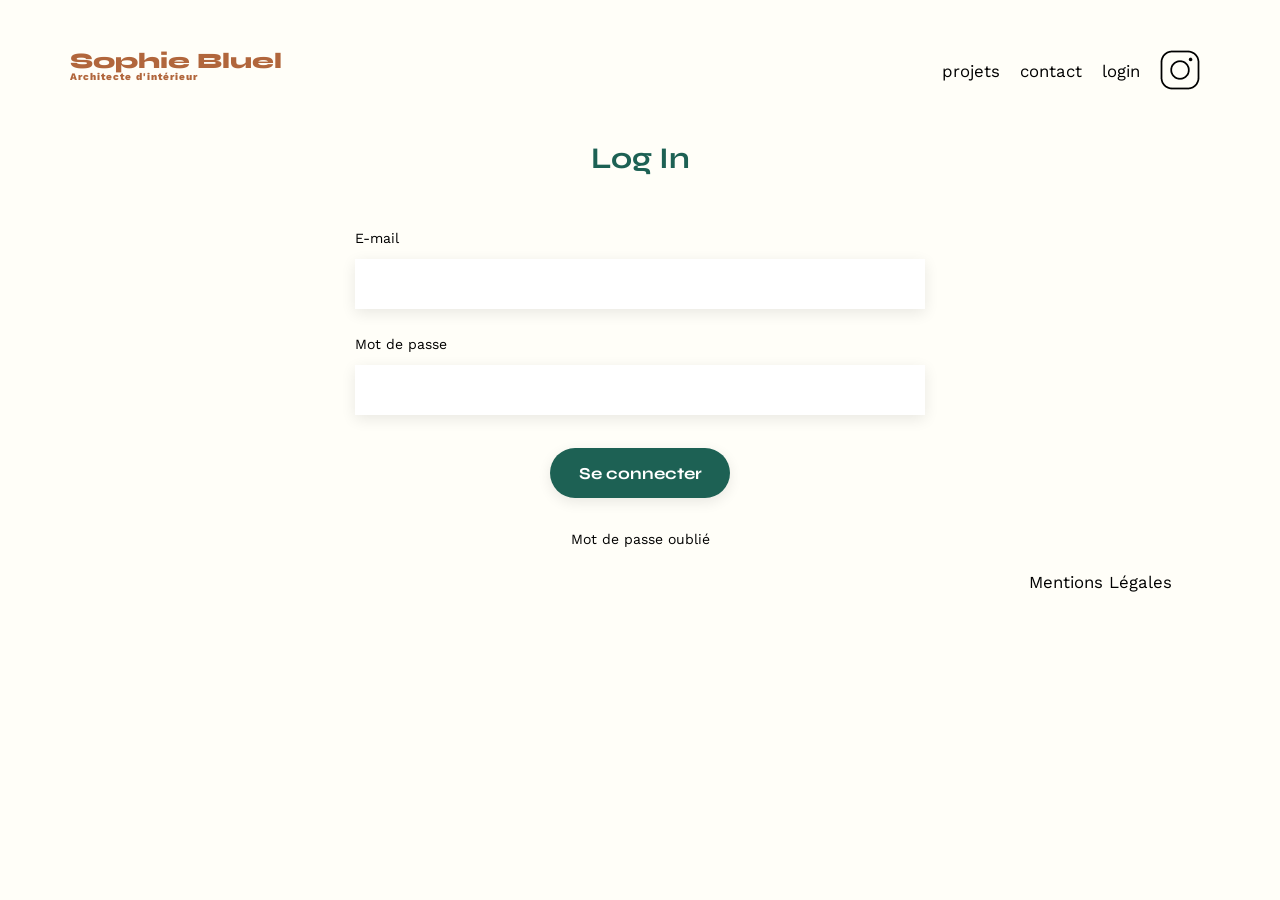
<file: FrontEnd/login.html>
<!DOCTYPE html>
<html lang="fr">
  <head>
    <meta charset="UTF-8" />
    <title>Sophie Bluel - Architecte d'intérieur</title>
    <meta name="viewport" content="width=device-width, initial-scale=1.0" />
    <link rel="preconnect" href="https://fonts.googleapis.com" />
    <link rel="preconnect" href="https://fonts.gstatic.com" crossorigin />
    <link
      href="https://fonts.googleapis.com/css2?family=Syne:wght@700;800&family=Work+Sans&display=swap"
      rel="stylesheet"
    />
    <meta name="description" content="" />
    <link rel="stylesheet" href="./assets/style.css" />
    <script src="js/login.js" defer></script>
  </head>
  <body>
    <header>
      <h1>Sophie Bluel <span>Architecte d'intérieur</span></h1>
      <nav>
        <ul>
          <li><a href="#">projets</a></li>
          <li><a href="#">contact</a></li>
          <li><a href="login.html">login</a></li>
          <li><img src="./assets/icons/instagram.png" alt="Instagram" /></li>
        </ul>
      </nav>
    </header>
    <main>

      <div class="form">
        <h2>Log In</h2>
        <form id="loginform" action="#" method="post">
          <label for="email">E-mail</label>
          <input type="email" name="email" id="email" required />
          <label for="password">Mot de passe</label>
          <input type="password" name="password" id="password" required />
          <input type="submit" value="Se connecter" id="submitButton" />
        </form>
        <p><a href="#">Mot de passe oublié</a></p>
      </div>

    </main>
    <footer>
      <nav>
        <ul>
          <li>Mentions Légales</li>
        </ul>
      </nav>
    </footer>
  </body>
</html>
</file>
<file: FrontEnd/assets/style.css>
/* ============================================================
   STYLES SPÉCIFIQUES - CONTAINER
   ============================================================ */

.container {
    display: flex;
    align-items: center;
	justify-content: center;
}

.container h2 {
    text-align: center;
}

.container p {
    margin-left: 10px;
}

/* ============================================================
   RESET CSS (Meyer Reset v2.0)
   http://meyerweb.com/eric/tools/css/reset/
   v2.0 | 20110126
   License: none (public domain)
   ============================================================ */

* {
	box-sizing: border-box;
}

html, body, div, span, applet, object, iframe,
h1, h2, h3, h4, h5, h6, p, blockquote, pre,
a, abbr, acronym, address, big, cite, code,
del, dfn, em, img, ins, kbd, q, s, samp,
small, strike, strong, sub, sup, tt, var,
b, u, i, center,
dl, dt, dd, ol, ul, li,
fieldset, form, label, legend,
table, caption, tbody, tfoot, thead, tr, th, td,
article, aside, canvas, details, embed,
figure, figcaption, footer, header, hgroup,
menu, nav, output, ruby, section, summary,
time, mark, audio, video {
	margin: 0;
	padding: 0;
	border: 0;
	font-size: 100%;
	font: inherit;
	vertical-align: baseline;
}

a {
	color: black;
	text-decoration: none;
}

a:visited {
	color: black;
}

/* HTML5 display-role reset for older browsers */
article, aside, details, figcaption, figure,
footer, header, hgroup, menu, nav, section {
	display: block;
}

body {
	line-height: 1;
	background-color: #FFFEF8;
}

ol, ul {
	list-style: none;
}

blockquote, q {
	quotes: none;
}

blockquote:before, blockquote:after,
q:before, q:after {
	content: '';
	content: none;
}

table {
	border-collapse: collapse;
	border-spacing: 0;
}

/** end reset css**/

/* ============================================================
   CONFIGURATION GÉNÉRALE DU BODY
   ============================================================ */

body {
	max-width: 1140px;
	margin:auto;
	font-family: 'Work Sans';
	font-size: 14px;
}

/* ============================================================
   HEADER & NAVIGATION
   ============================================================ */

header {
	display: flex;
	justify-content: space-between;
	margin: 50px 0
}

section {
	margin: 50px 0
}

/* ============================================================
   TYPOGRAPHIE - TITRES
   ============================================================ */

h1{
	display: flex;
	flex-direction: column;
	font-family: 'Syne';
	font-size: 22px;
	font-weight: 800;
	color: #B1663C
}

h1 > span {
	font-family: 'Work Sans';
	font-size:10px;
	letter-spacing: 0.1em;
;
}

h2{
	font-family: 'Syne';
	font-weight: 700;
	font-size: 30px;
	color: #1D6154
}

/* ============================================================
   NAVIGATION - MENU
   ============================================================ */

nav ul {
	display: flex;
	align-items: center;
	list-style-type: none;

}

nav li {
	padding: 0 10px;
	font-size: 1.2em;
}

li:hover {
	color: #B1663C;
}

/* ============================================================
   SECTION INTRODUCTION
   ============================================================ */

#introduction {
	display: flex;
	align-items: center;
}

#introduction figure {
	flex: 1
}

#introduction img {
	display: block;
	margin: auto;
	width: 80%;
}

#introduction article {
	flex: 1
}

#introduction h2 {
	margin-bottom: 1em;
}

#introduction p {
	margin-bottom: 0.5em;
}

/* ============================================================
   SECTION PORTFOLIO
   ============================================================ */

#portfolio h2 {
	text-align: center;
}

/* Bouton "Modifier" visible en mode admin */
.js-modal-2 {
	padding-top: 10px;
}

/* ============================================================
   FILTRES DE CATÉGORIES
   ============================================================ */

.div-container {
    min-width: 550px;
	width: 50%;
    display: flex;
    justify-content: space-evenly;
    margin: 35px auto;
}

.div-container > * {
	padding: 10px 20px;
	border: 1px solid #1D6154;
	border-radius: 25px;
	font-family: 'Syne';
	color: #1D6154;
	cursor: pointer;
}

.div-container > *:hover{
	background-color: #1D6154;
	color: white;
}

/* Filtre actif/sélectionné */
.active-filter {
	background-color: #1D6154;
	color: white;
}

/* ============================================================
   GALERIE PRINCIPALE
   ============================================================ */

.gallery {
	width: 100%;
	display: grid;
	grid-template-columns: 1fr 1fr 1fr;
	grid-column-gap: 20px;
	grid-row-gap: 20px;
}

.gallery img {
	width: 100%;
	height: 500px;
	overflow: hidden;
	object-fit: cover;
}

/* ============================================================
   MODALE - BOUTONS DE FERMETURE ET NAVIGATION
   ============================================================ */

.close-button-container{
    display: flex;
    justify-content: flex-end;
}

.modal-buttons-container{
	display: flex;
    justify-content: space-between;
}

.projets-title {
	margin-bottom: 0;
}

.projets-container {
	display: flex;
	justify-content: center;
	gap: 10px;
}

.js-modal-close {
    border: none;
    background-color: white;
    font-size: 24px;
}

.js-modal-back {
	border: none;
    background-color: white;
    font-size: 24px;
}

/* ============================================================
   MODALE - STRUCTURE ET CONTENU
   ============================================================ */

.modal-wrapper h3 {
    font-size: 26px;
    text-align: center;
    display: block;
    margin-bottom: 40px;
}

.modal-gallery {
    width: 100%;
	display: grid;
	grid-template-columns: 1fr 1fr 1fr 1fr 1fr;
	grid-column-gap: 20px;
	grid-row-gap: 20px;
}

.modal-gallery img {
	width: 100%;
}

.modal-wrapper hr {
    margin-top: 30px;
	width: 100%;
}

.modal-button-container{
    display: flex;
    justify-content: center;
}

.add-photo-button {
    padding: 10px 20px;
    margin-top: 10px;
    border: 1px solid #1D6154;
    border-radius: 25px;
    font-family: 'Syne';
    color: white;
    cursor: pointer;
    background-color: #1D6154;
    width: 250px;
}

/* ============================================================
   MODALE - IMAGES AVEC ICÔNE DE SUPPRESSION
   ============================================================ */

.image-container {
    position: relative;
    display: inline-block;
}

.image-container img {
    display: block;
}

.image-container .overlay-icon {
    position: absolute;
    top: 6px;
    right: 6px;
    font-size: 16px;
    cursor: pointer;
    background-color: black;
    color: white;
    padding: 4px;
    border-radius: 10%;
}

/* ============================================================
   FORMULAIRES - STYLES GÉNÉRAUX
   ============================================================ */

.form {
	width: 50%;
	margin: auto;
}

.form > * {
	text-align: center;
	
}

.form h2{
	margin-bottom: 20px;
}

.form form {
	text-align: left;
	margin-top:30px;
	display: flex;
	flex-direction: column;
}

.form input, select {
	height: 50px;
	font-size: 1.2em;
	border: none;
	box-shadow: 0px 4px 14px rgba(0, 0, 0, 0.09);
}

.form label {
	margin: 2em 0 1em 0;
}

.form textarea {
	border: none;
	box-shadow: 0px 4px 14px rgba(0, 0, 0, 0.09);
}

/* ============================================================
   FORMULAIRE - AJOUT DE PHOTO
   ============================================================ */

.add-photo-form {
	width: 70%;
}

input[type="submit"]{
	font-family: 'Syne';
	font-weight: 700;
	color: white;
	background-color: #1D6154;
	margin : 2em auto ;
	width: 180px;
	text-align: center;
	border-radius: 60px;
	cursor: pointer;
}

/* ============================================================
   FOOTER
   ============================================================ */

footer nav ul {
	display: flex;
	justify-content: flex-end;
	margin: 2em
}

/* ============================================================
   MESSAGES D'ERREUR
   ============================================================ */

.error-login {
	background-color: #B84947;
	color: white;
	display: flex;
	justify-content: center;
	padding: 10px;
}

/* ============================================================
   MODE ADMINISTRATEUR - BANNIÈRE D'ÉDITION
   ============================================================ */

.edit {
	background-color: black;
	color: white;
	height: 50px;
	display: flex;
	justify-content: center;
	align-items: center;
	position: relative;
	left: 50%;
	right: 50%;
	margin-left: -50vw;
	margin-right: -50vw;
	width: 100vw;
}

.edit a {
	color: white;
}

.edit a:visited {
	color: white;
}

/* ============================================================
   MODALE - OVERLAY ET WRAPPER
   ============================================================ */

.modal {
	position: fixed;
	display: flex;
	align-items: center;
	justify-content: center;
	top: 0;
	left: 0;
	width: 100%;
	height: 100%;
	background: rgba(0, 0,0,0.8);
}

.modal-wrapper {
	overflow: auto;
	width: 600px;
	max-width: calc(100vh - 20px);
	max-height: calc(100vh - 20px);
	padding: 20px;
	background-color: white;
}

/* ============================================================
   UPLOAD DE FICHIER - SECTION D'AJOUT D'IMAGE
   ============================================================ */

.file-section {
	background-color: #E8F1F6;
	display: flex;
	flex-direction: column;
	align-items: center;
	padding: 20px;
}

.file-section label {
	background-color: #CBD6DC;
	padding: 10px 20px;
	margin-top: 10px;
	border-radius: 50px;
	color: #306685;
	cursor: pointer;
	width: 180px;
	text-align: center;
	font-weight: 600;
}

.file-section p {
	font-size: 10px;
	color: #444444;
}

.fa-image {
	color: #CBD6DC;
	font-size: 75px;
}

#file {
	display: none;
}

/* ============================================================
   PRÉVISUALISATION DE L'IMAGE UPLOADÉE
   ============================================================ */

#photo-container {
	width: 70%;
}

#photo-container img {
	width: 100%;
}
</file>
